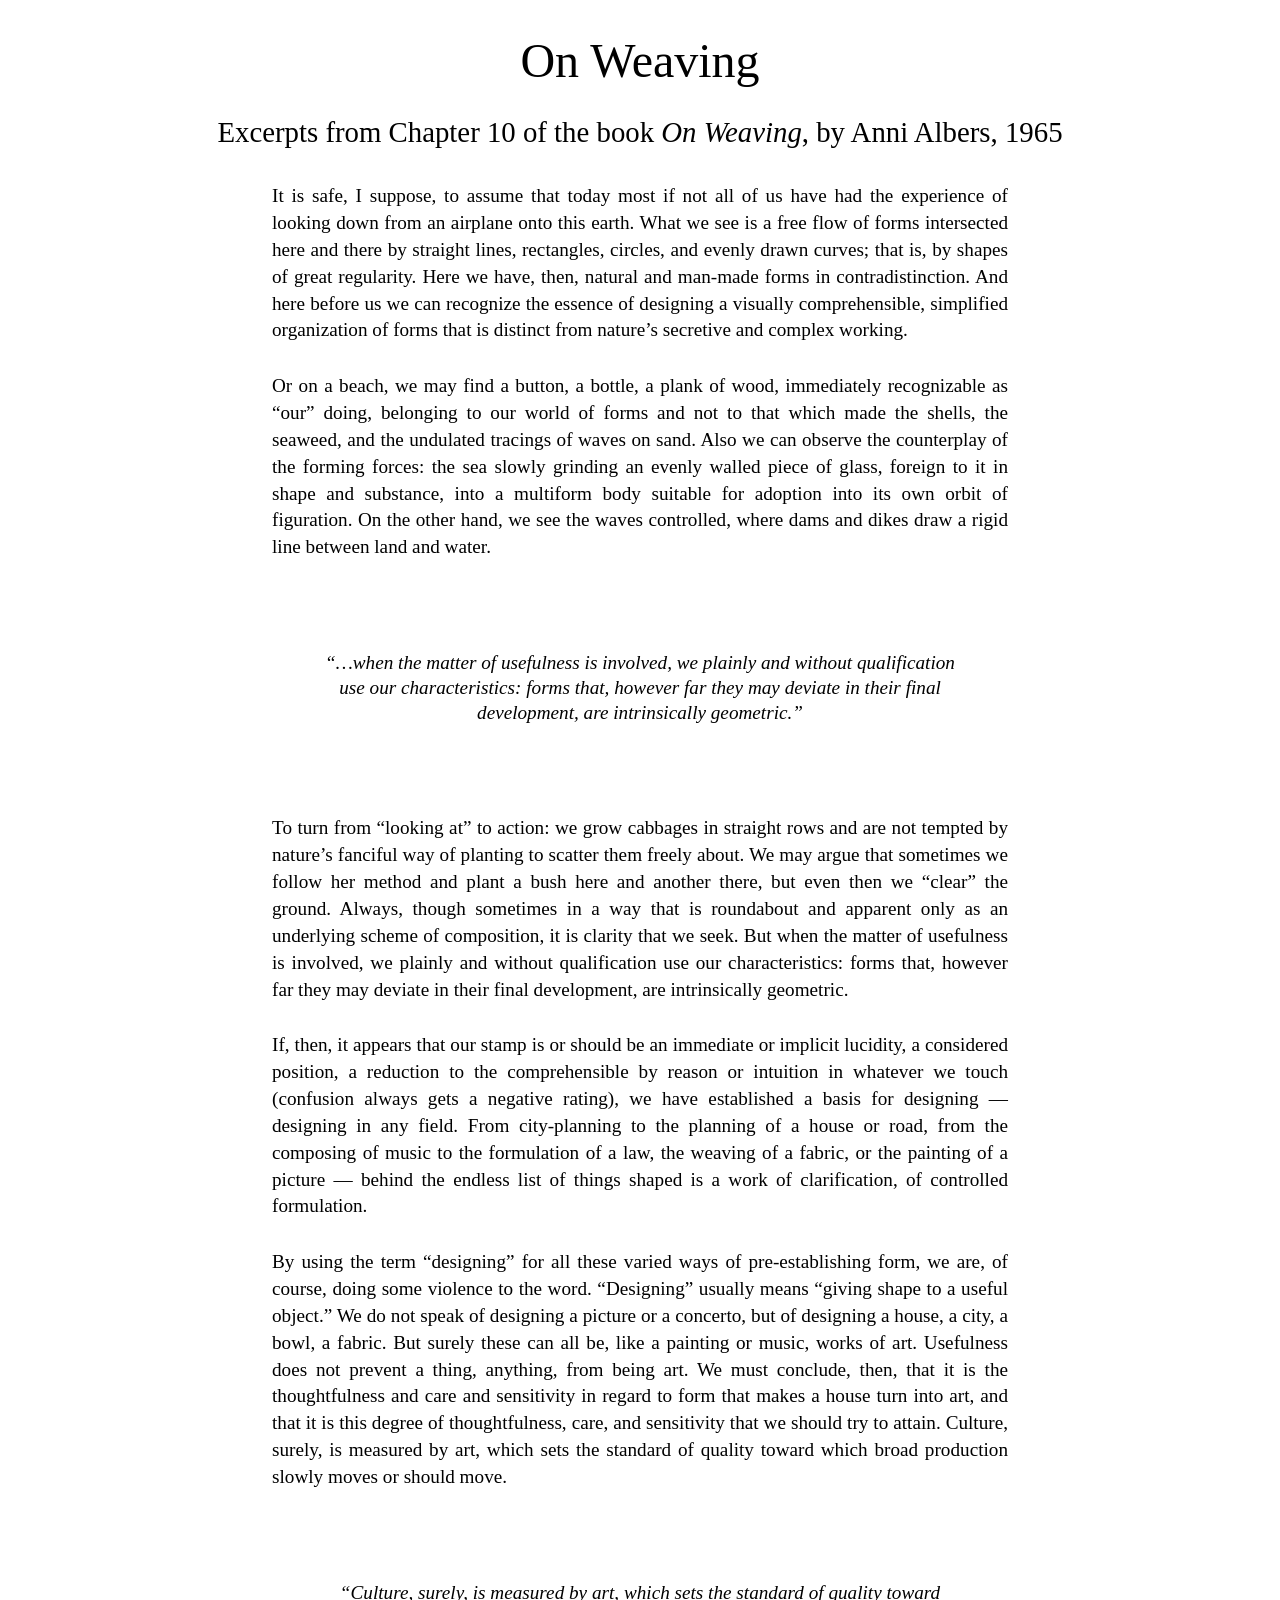
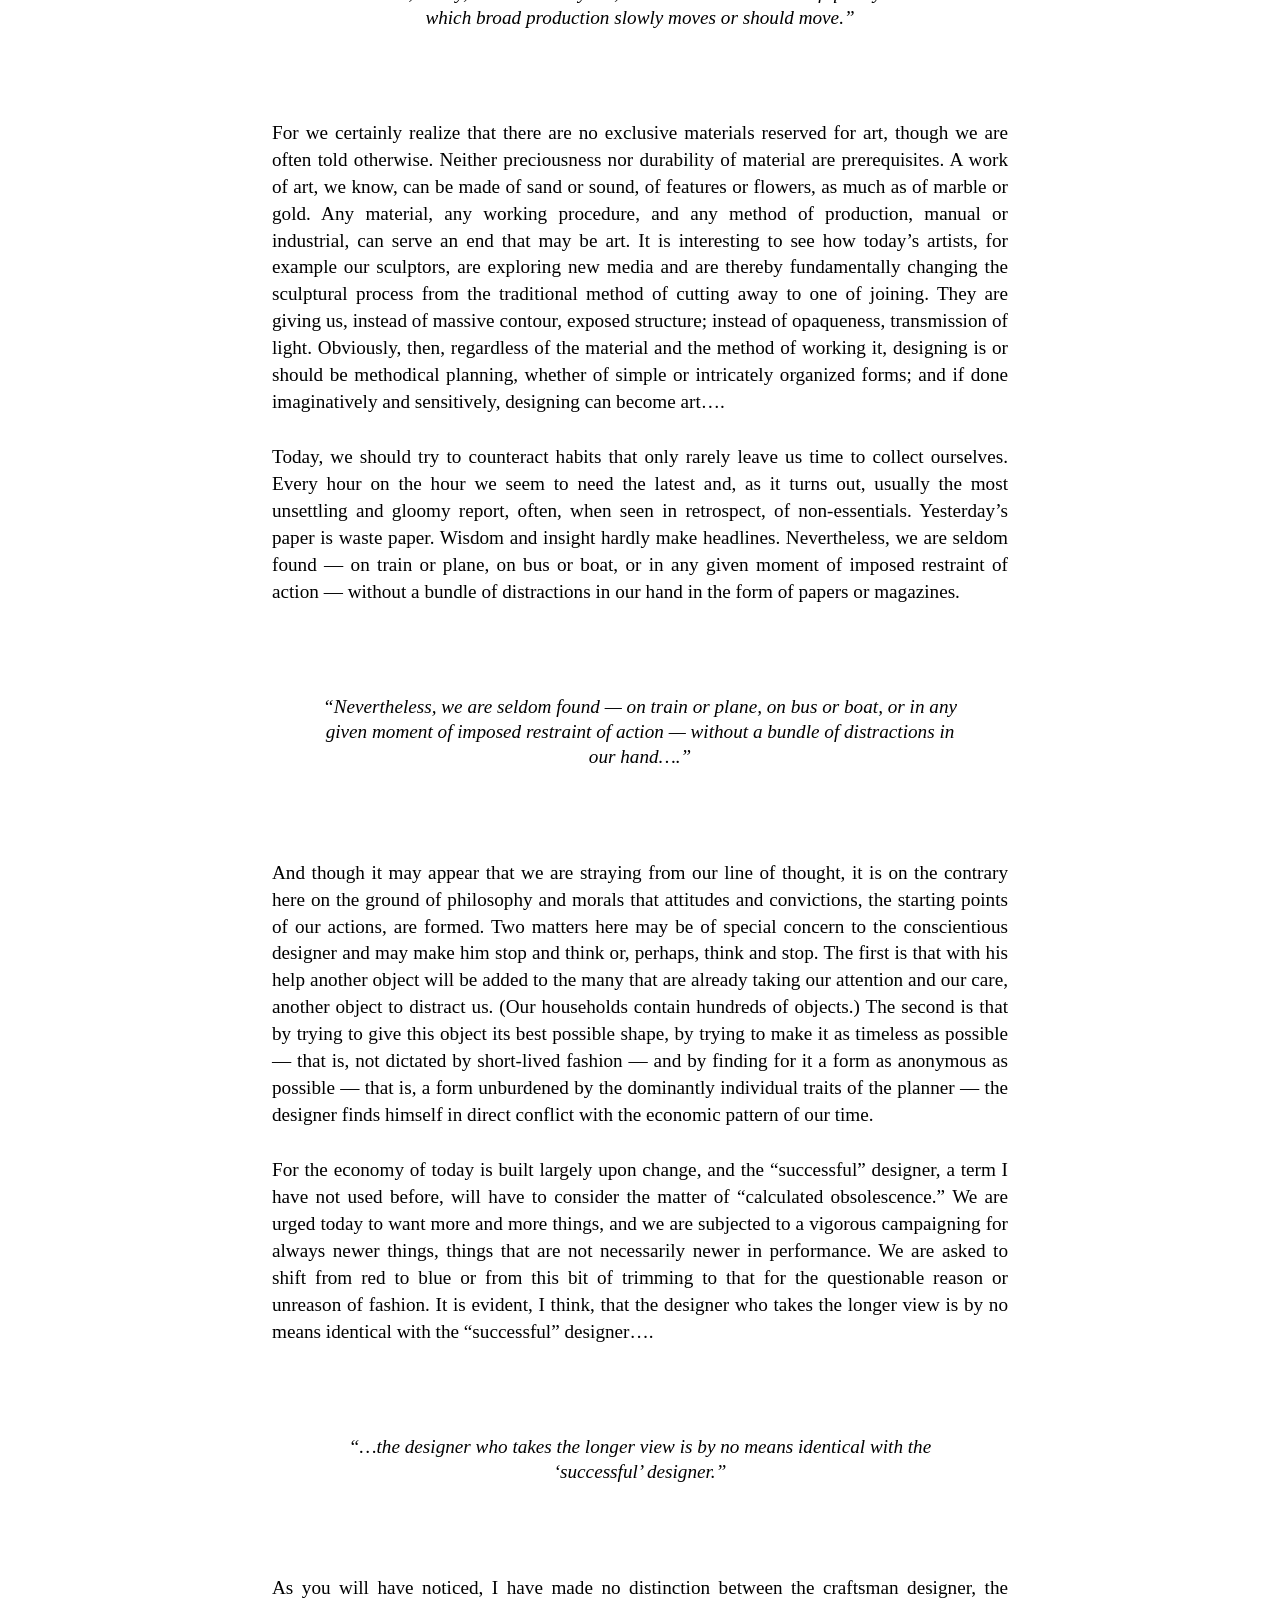
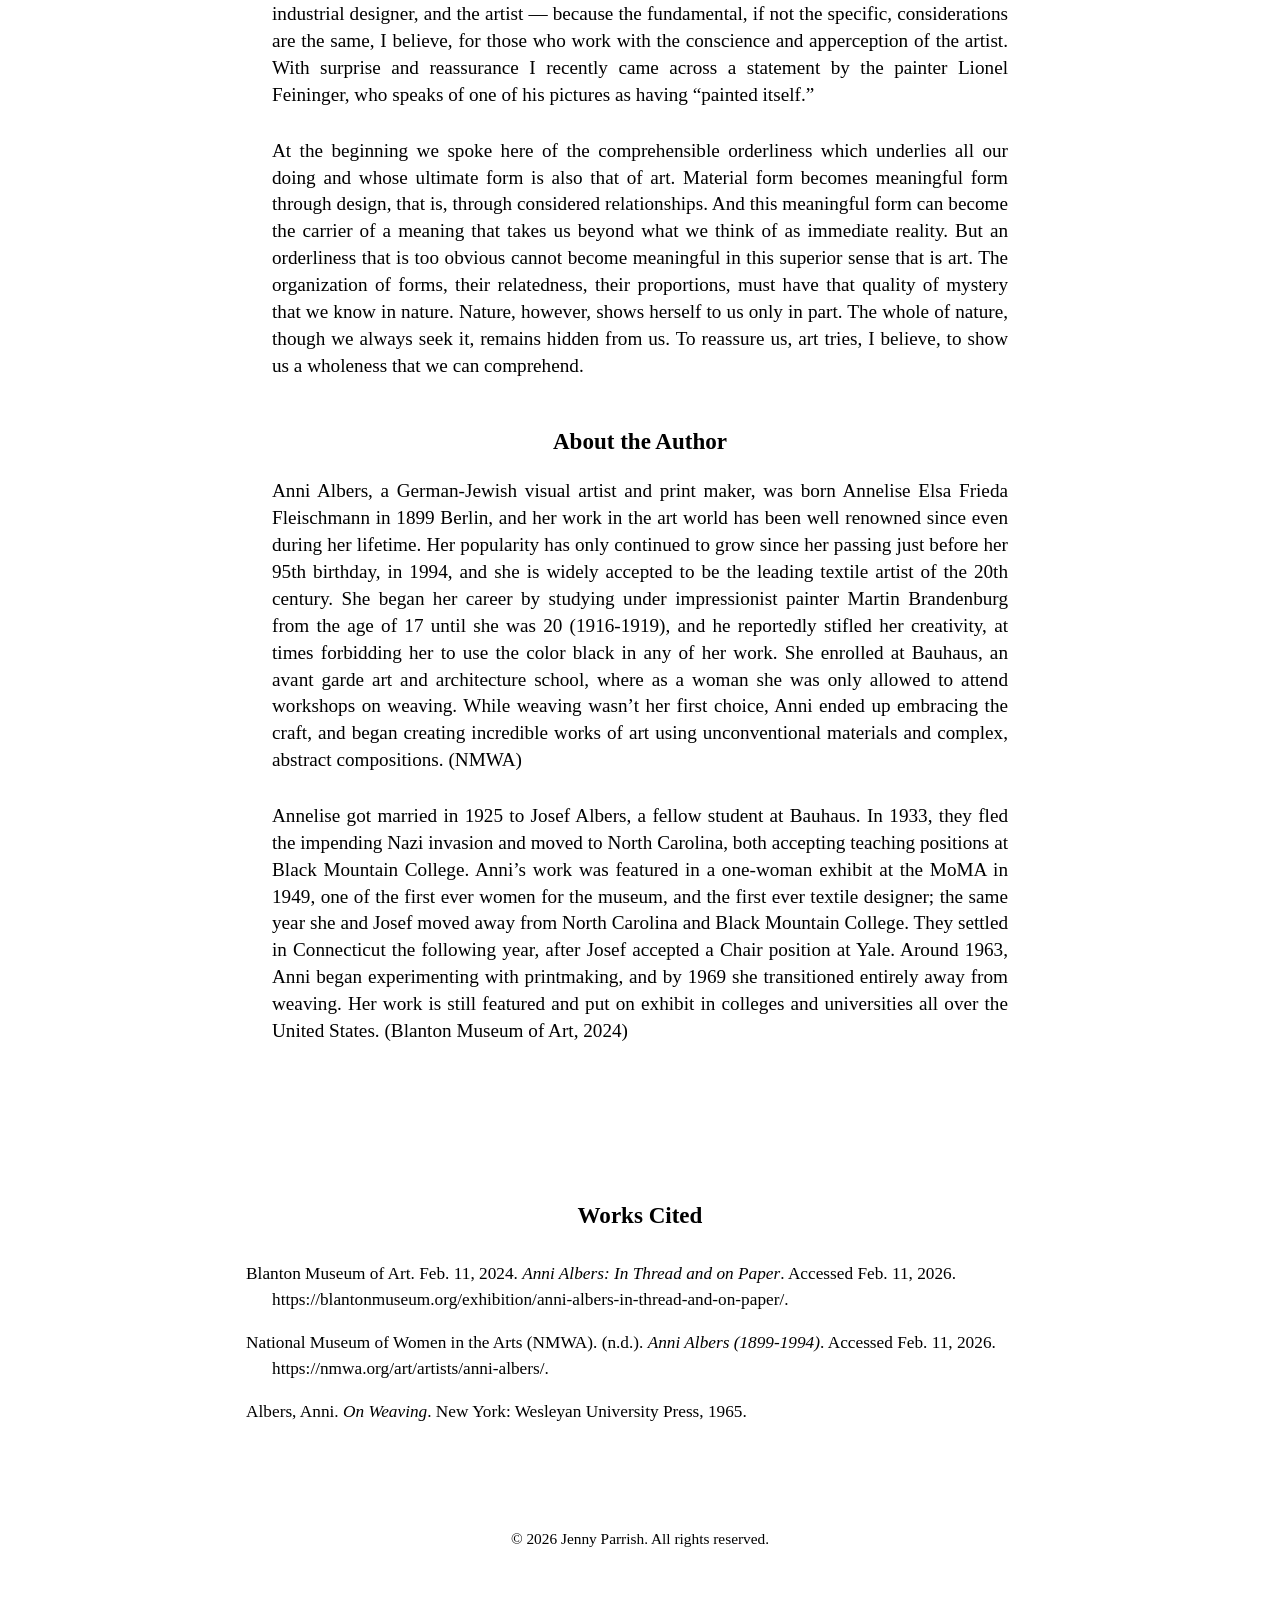
<file: anni-albers/index.html>
<!DOCTYPE html>
<html>

<head>

	<!-- meta tags and title -->
	<meta charset="UTF-8">
	<meta name="viewport" content="width=device-width, initial-scale=1.0">
	<title>TP3: Layout 1</title>

	<!-- external and internal CSS -->
	<link rel="stylesheet" href="styles.css" media="all">
	<style>

	</style>

</head>

<body>
	<header>
		<h1>On Weaving</h1>
		<h3>Excerpts from Chapter 10 of the book <em>On Weaving</em>, by Anni Albers, 1965</h3>
	</header>
	<main>
		<p>It is safe, I suppose, to assume that today most if not all of us have had the experience of looking down
			from an airplane onto this earth. What we see is a free flow of forms intersected here and there by straight
			lines, rectangles, circles, and evenly drawn curves; that is, by shapes of great regularity. Here we have,
			then, natural and man-made forms in contradistinction. And here before us we can recognize the essence of
			designing a visually comprehensible, simplified organization of forms that is distinct from nature’s
			secretive and complex working.</p>

		<p>Or on a beach, we may find a button, a bottle, a plank of wood, immediately recognizable as “our” doing,
			belonging to our world of forms and not to that which made the shells, the seaweed, and the undulated
			tracings of waves on sand. Also we can observe the counterplay of the forming forces: the sea slowly
			grinding an evenly walled piece of glass, foreign to it in shape and substance, into a multiform body
			suitable for adoption into its own orbit of figuration. On the other hand, we see the waves controlled,
			where dams and dikes draw a rigid line between land and water.</p>

		<blockquote>“…when the matter of usefulness is involved, we plainly and without qualification use our
			characteristics: forms that, however far they may deviate in their final development, are intrinsically
			geometric.”</blockquote>

		<p>To turn from “looking at” to action: we grow cabbages in straight rows and are not tempted by nature’s
			fanciful way of planting to scatter them freely about. We may argue that sometimes we follow her method and
			plant a bush here and another there, but even then we “clear” the ground. Always, though sometimes in a way
			that is roundabout and apparent only as an underlying scheme of composition, it is clarity that we seek. But
			when the matter of usefulness is involved, we plainly and without qualification use our characteristics:
			forms that, however far they may deviate in their final development, are intrinsically geometric.</p>

		<p>If, then, it appears that our stamp is or should be an immediate or implicit lucidity, a considered position,
			a reduction to the comprehensible by reason or intuition in whatever we touch (confusion always gets a
			negative rating), we have established a basis for designing — designing in any field. From city-planning to
			the planning of a house or road, from the composing of music to the formulation of a law, the weaving of a
			fabric, or the painting of a picture — behind the endless list of things shaped is a work of clarification,
			of controlled formulation.</p>

		<p>By using the term “designing” for all these varied ways of pre-establishing form, we are, of course, doing
			some violence to the word. “Designing” usually means “giving shape to a useful object.” We do not speak of
			designing a picture or a concerto, but of designing a house, a city, a bowl, a fabric. But surely these can
			all be, like a painting or music, works of art. Usefulness does not prevent a thing, anything, from being
			art. We must conclude, then, that it is the thoughtfulness and care and sensitivity in regard to form that
			makes a house turn into art, and that it is this degree of thoughtfulness, care, and sensitivity that we
			should try to attain. Culture, surely, is measured by art, which sets the standard of quality toward which
			broad production slowly moves or should move.</p>

		<blockquote>“Culture, surely, is measured by art, which sets the standard of quality
			toward which broad production slowly moves or should move.”</blockquote>

		<p>For we certainly realize that there are no exclusive materials reserved for art, though we are often told
			otherwise. Neither preciousness nor durability of material are prerequisites. A work of art, we know, can be
			made of sand or sound, of features or flowers, as much as of marble or gold. Any material, any working
			procedure, and any method of production, manual or industrial, can serve an end that may be art. It is
			interesting to see how today’s artists, for example our sculptors, are exploring new media and are thereby
			fundamentally changing the sculptural process from the traditional method of cutting away to one of joining.
			They are giving us, instead of massive contour, exposed structure; instead of opaqueness, transmission of
			light. Obviously, then, regardless of the material and the method of working it, designing is or should be
			methodical planning, whether of simple or intricately organized forms; and if done imaginatively and
			sensitively, designing can become art….</p>

		<p>Today, we should try to counteract habits that only rarely leave us time to collect ourselves. Every hour on
			the hour we seem to need the latest and, as it turns out, usually the most unsettling and gloomy report,
			often, when seen in retrospect, of non-essentials. Yesterday’s paper is waste paper. Wisdom and insight
			hardly make headlines. Nevertheless, we are seldom found — on train or plane, on bus or boat, or in any
			given moment of imposed restraint of action — without a bundle of distractions in our hand in the form of
			papers or magazines.</p>

		<blockquote>“Nevertheless, we are seldom found — on train or plane, on bus or boat, or in
			any given moment of imposed restraint of action — without a bundle of distractions in our hand….”
		</blockquote>

		<p>And though it may appear that we are straying from our line of thought, it is on the contrary here on the
			ground of philosophy and morals that attitudes and convictions, the starting points of our actions, are
			formed. Two matters here may be of special concern to the conscientious designer and may make him stop and
			think or, perhaps, think and stop. The first is that with his help another object will be added to the many
			that are already taking our attention and our care, another object to distract us. (Our households contain
			hundreds of objects.) The second is that by trying to give this object its best possible shape, by trying to
			make it as timeless as possible — that is, not dictated by short-lived fashion — and by finding for it a
			form as anonymous as possible — that is, a form unburdened by the dominantly individual traits of the
			planner — the designer finds himself in direct conflict with the economic pattern of our time.</p>

		<p>For the economy of today is built largely upon change, and the “successful” designer, a term I have not used
			before, will have to consider the matter of “calculated obsolescence.” We are urged today to want more and
			more things, and we are subjected to a vigorous campaigning for always newer things, things that are not
			necessarily newer in performance. We are asked to shift from red to blue or from this bit of trimming to
			that for the questionable reason or unreason of fashion. It is evident, I think, that the designer who takes
			the longer view is by no means identical with the “successful” designer….</p>

		<blockquote>“…the designer who takes the longer view is by no means identical with the ‘successful’ designer.”
		</blockquote>

		<p>As you will have noticed, I have made no distinction between the craftsman designer, the industrial designer,
			and the artist — because the fundamental, if not the specific, considerations are the same, I believe, for
			those who work with the conscience and apperception of the artist. With surprise and reassurance I recently
			came across a statement by the painter Lionel Feininger, who speaks of one of his pictures as having
			“painted itself.”</p>

		<p>At the beginning we spoke here of the comprehensible orderliness which underlies all our doing and whose
			ultimate form is also that of art. Material form becomes meaningful form through design, that is, through
			considered relationships. And this meaningful form can become the carrier of a meaning that takes us beyond
			what we think of as immediate reality. But an orderliness that is too obvious cannot become meaningful in
			this superior sense that is art. The organization of forms, their relatedness, their proportions, must have
			that quality of mystery that we know in nature. Nature, however, shows herself to us only in part. The whole
			of nature, though we always seek it, remains hidden from us. To reassure us, art tries, I believe, to show
			us a wholeness that we can comprehend.</p>



		<h4>About the Author</h4>

		<p id="bio">Anni Albers, a German-Jewish visual artist and print maker, was born Annelise Elsa Frieda
			Fleischmann in 1899 Berlin, and her work in the art world has been well renowned since even during her
			lifetime. Her popularity has only continued to grow since her passing just before her 95th birthday, in
			1994, and she is widely accepted to be the leading textile artist of the 20th century. She began her career
			by studying under impressionist painter Martin Brandenburg from the age of 17 until she was 20 (1916-1919),
			and he reportedly stifled her creativity, at times forbidding her to use the color black in any of her work.
			She enrolled at Bauhaus, an avant garde art and architecture school, where as a woman she was only allowed
			to attend workshops on weaving. While weaving wasn’t her first choice, Anni ended up embracing the craft,
			and began creating incredible works of art using unconventional materials and complex, abstract
			compositions. (NMWA)</p>

		<p id="bio">Annelise got married in 1925 to Josef Albers, a fellow student at Bauhaus. In 1933, they fled	the impending Nazi invasion and moved to North Carolina, both accepting teaching positions at Black Mountain
			College. Anni’s work was featured in a one-woman exhibit at the MoMA in 1949, one of the first ever women
			for the museum, and the first ever textile designer; the same year she and Josef moved away from North
			Carolina and Black Mountain College. They settled in Connecticut the following year, after Josef accepted a
			Chair position at Yale. Around 1963, Anni began experimenting with printmaking, and by 1969 she transitioned
			entirely away from weaving. Her work is still featured and put on exhibit in colleges and universities all
			over the United States. (Blanton Museum of Art, 2024)</p>

		<section id="works-cited">
			<h4>Works Cited</h4>
			<ul class="bibliography">
				<li id="source1">
					Blanton Museum of Art. Feb. 11, 2024. <em>Anni Albers: In Thread and on Paper</em>. Accessed Feb.
					11, 2026. https://blantonmuseum.org/exhibition/anni-albers-in-thread-and-on-paper/.
				</li>

				<li id="source2">
					National Museum of Women in the Arts (NMWA). (n.d.). <em>Anni Albers (1899-1994)</em>. Accessed Feb.
					11, 2026. https://nmwa.org/art/artists/anni-albers/.
				</li>

				<li id="source3">
					Albers, Anni. <em>On Weaving</em>. New York: Wesleyan University Press, 1965.
				</li>
			</ul>
		</section>

	</main>
	<footer>
		<p>&copy; 2026 Jenny Parrish. All rights reserved.</p>
	</footer>
</body>

</html>
</file>
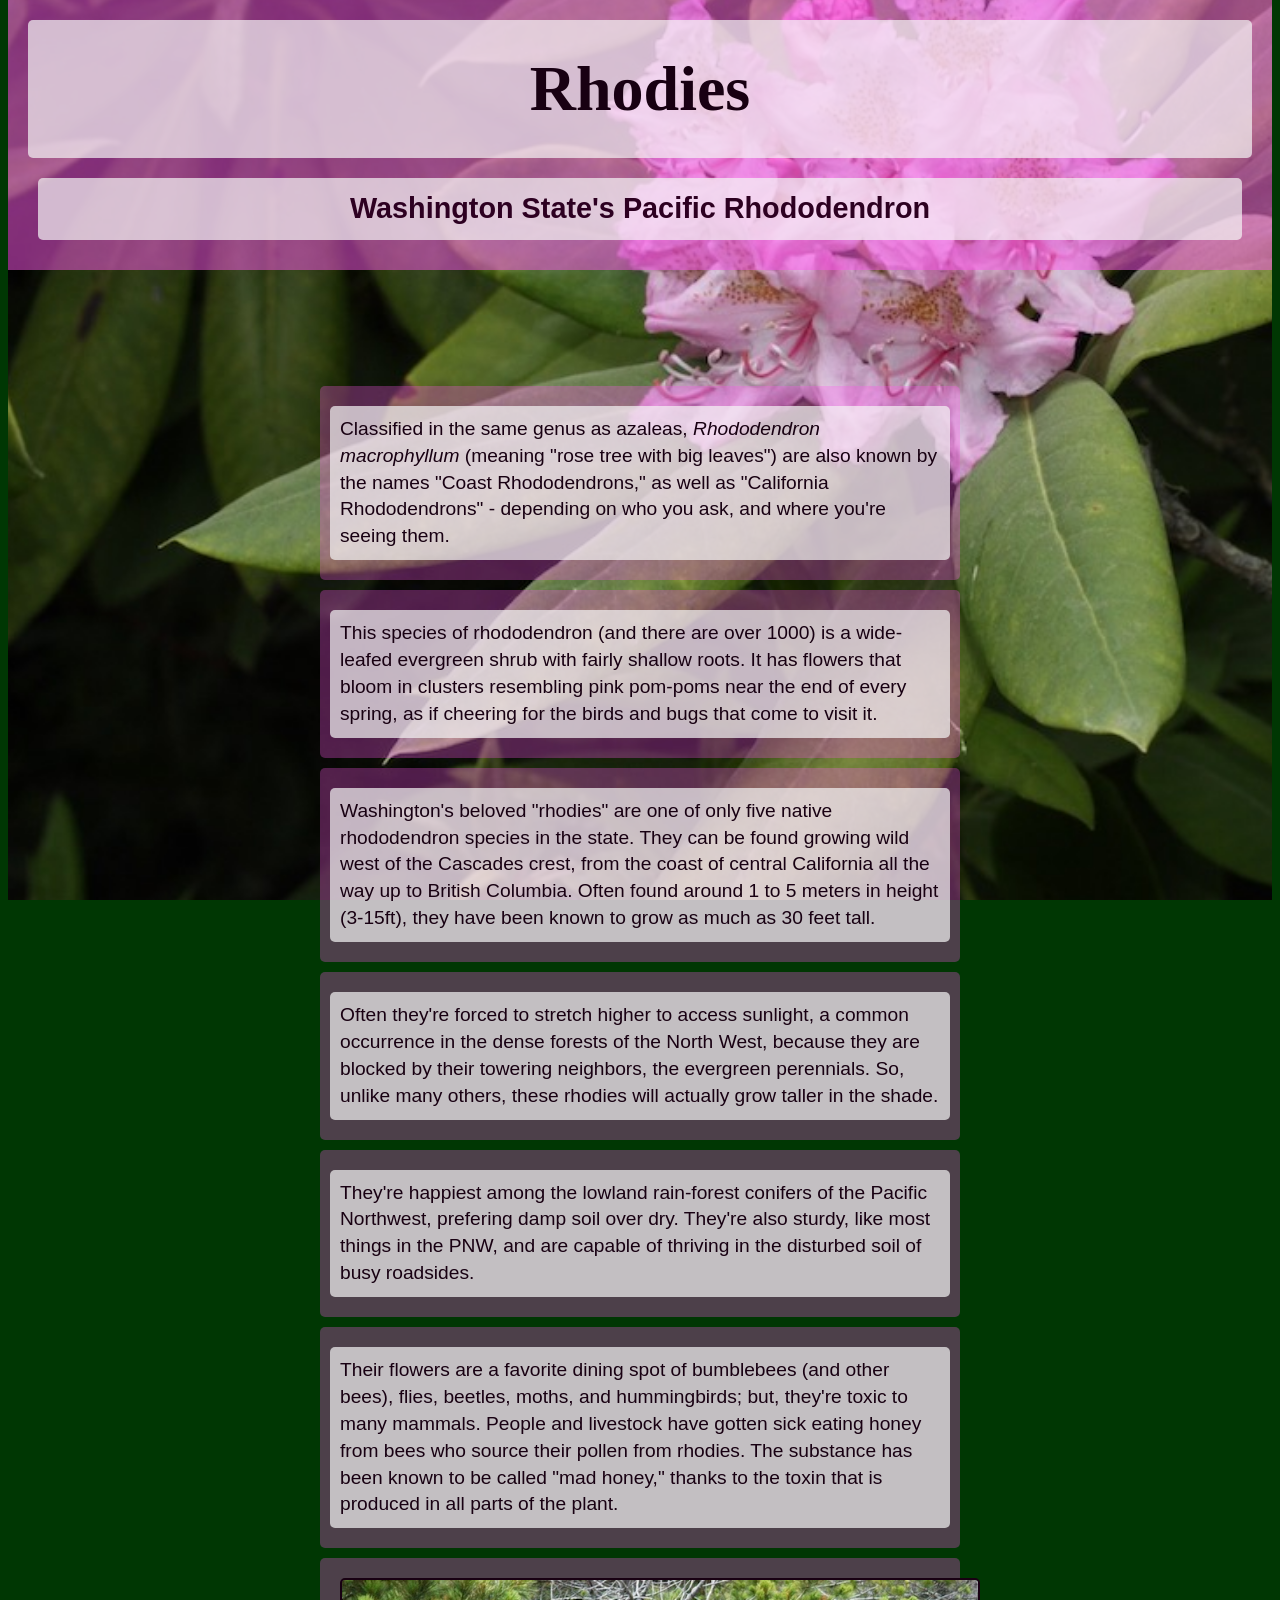
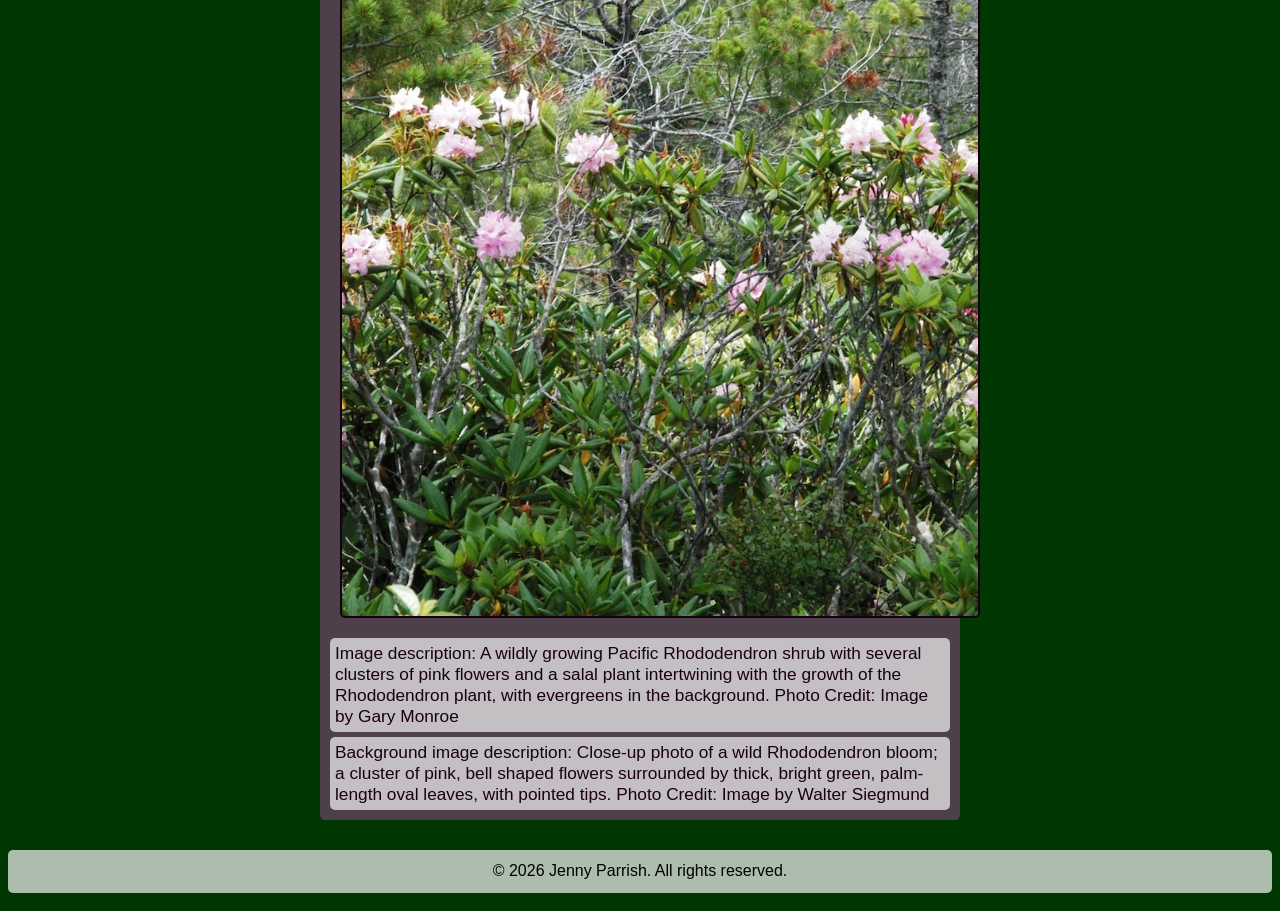
<file: rhododendron/index.html>
<!DOCTYPE html>
<html>

<head>

    <!-- meta tags and title -->
    <meta charset="UTF-8">
    <meta name="viewport" content="width=device-width, initial-scale=1.0">
    <title>TP4: Pacific Rhododendron</title>

    <!-- external CSS -->
    <link rel="stylesheet" href="styles.css" media="all">

</head>

<body>
    <div id="flowerbkgd">
    <header>
        <h1 id="banner">Rhodies</h1>
        <h2>Washington State's Pacific Rhododendron</h2>
    </header>
    <main>
       <section class="sec-right">
            <p>Classified in the same genus as azaleas, <em>Rhododendron macrophyllum</em> (meaning "rose tree with big
                leaves") are also known by the names "Coast Rhododendrons," as well as "California Rhododendrons" - depending on who
                you ask, and where you're seeing them.</p>
        </section>

        <section class="sec-right">
            <p>This species of rhododendron (and there are over 1000) is a wide-leafed evergreen shrub with fairly
                shallow roots. It has flowers that bloom in clusters resembling pink pom-poms near the end of every
                spring, as if cheering for the birds and bugs that come to visit it.</p>
        </section>

        <section class="sec-right">
            <p>Washington's beloved "rhodies" are one of only five native rhododendron species in the state. They can be
                found growing wild west of the Cascades crest, from the coast of central California all the way up to
                British Columbia. Often found around 1 to 5 meters in height (3-15ft), they have been known to grow as
                much as 30 feet tall.</p>
        </section>

        <section class="sec-right">
            <p>Often they're forced to stretch higher to access sunlight, a common occurrence in the dense forests of the North West, because they are  blocked by their towering neighbors, the
                evergreen perennials. So, unlike many others, these rhodies will actually grow taller in the shade.</p>
        </section>

        <section class="sec-right">
            <p>They're happiest among the lowland rain-forest conifers of the Pacific Northwest, prefering damp soil
                over dry. They're also sturdy, like most things in the PNW, and are capable of thriving in the disturbed soil of busy
                roadsides.</p>
        </section>

        <section class="sec-right">
            <p>Their flowers are a favorite dining spot of bumblebees (and other bees), flies, beetles, moths, and
                hummingbirds; but, they're toxic to many mammals. People and livestock have gotten sick eating honey
                from bees who source their pollen from rhodies. The substance has been known to be called "mad honey," thanks to
                the toxin that is produced in all parts of the plant.</p>
        </section>

        <section class="sec-left">
            <figure>
                <img id="last-img" src="/rhododendron/rhodo3.jpg" alt="Pacific Rhododendron Shrub" >
                <figcaption>Image description: A wildly growing Pacific Rhododendron shrub with several clusters of pink
                    flowers and a salal plant intertwining with the growth of the Rhododendron plant, with evergreens in
                    the background. Photo Credit: Image by Gary Monroe</figcaption>
                <figcaption>Background image description: Close-up photo of a wild Rhododendron bloom; a cluster of pink, bell shaped flowers surrounded by thick, bright green, palm-length oval leaves, with pointed tips. Photo Credit: Image by Walter Siegmund</figcaption>
            </figure>
        </section>
    </main>
    </div>
    <footer>
        <p>&copy; 2026 Jenny Parrish. All rights reserved.</p>
    </footer>
</body>

</html>
</file>
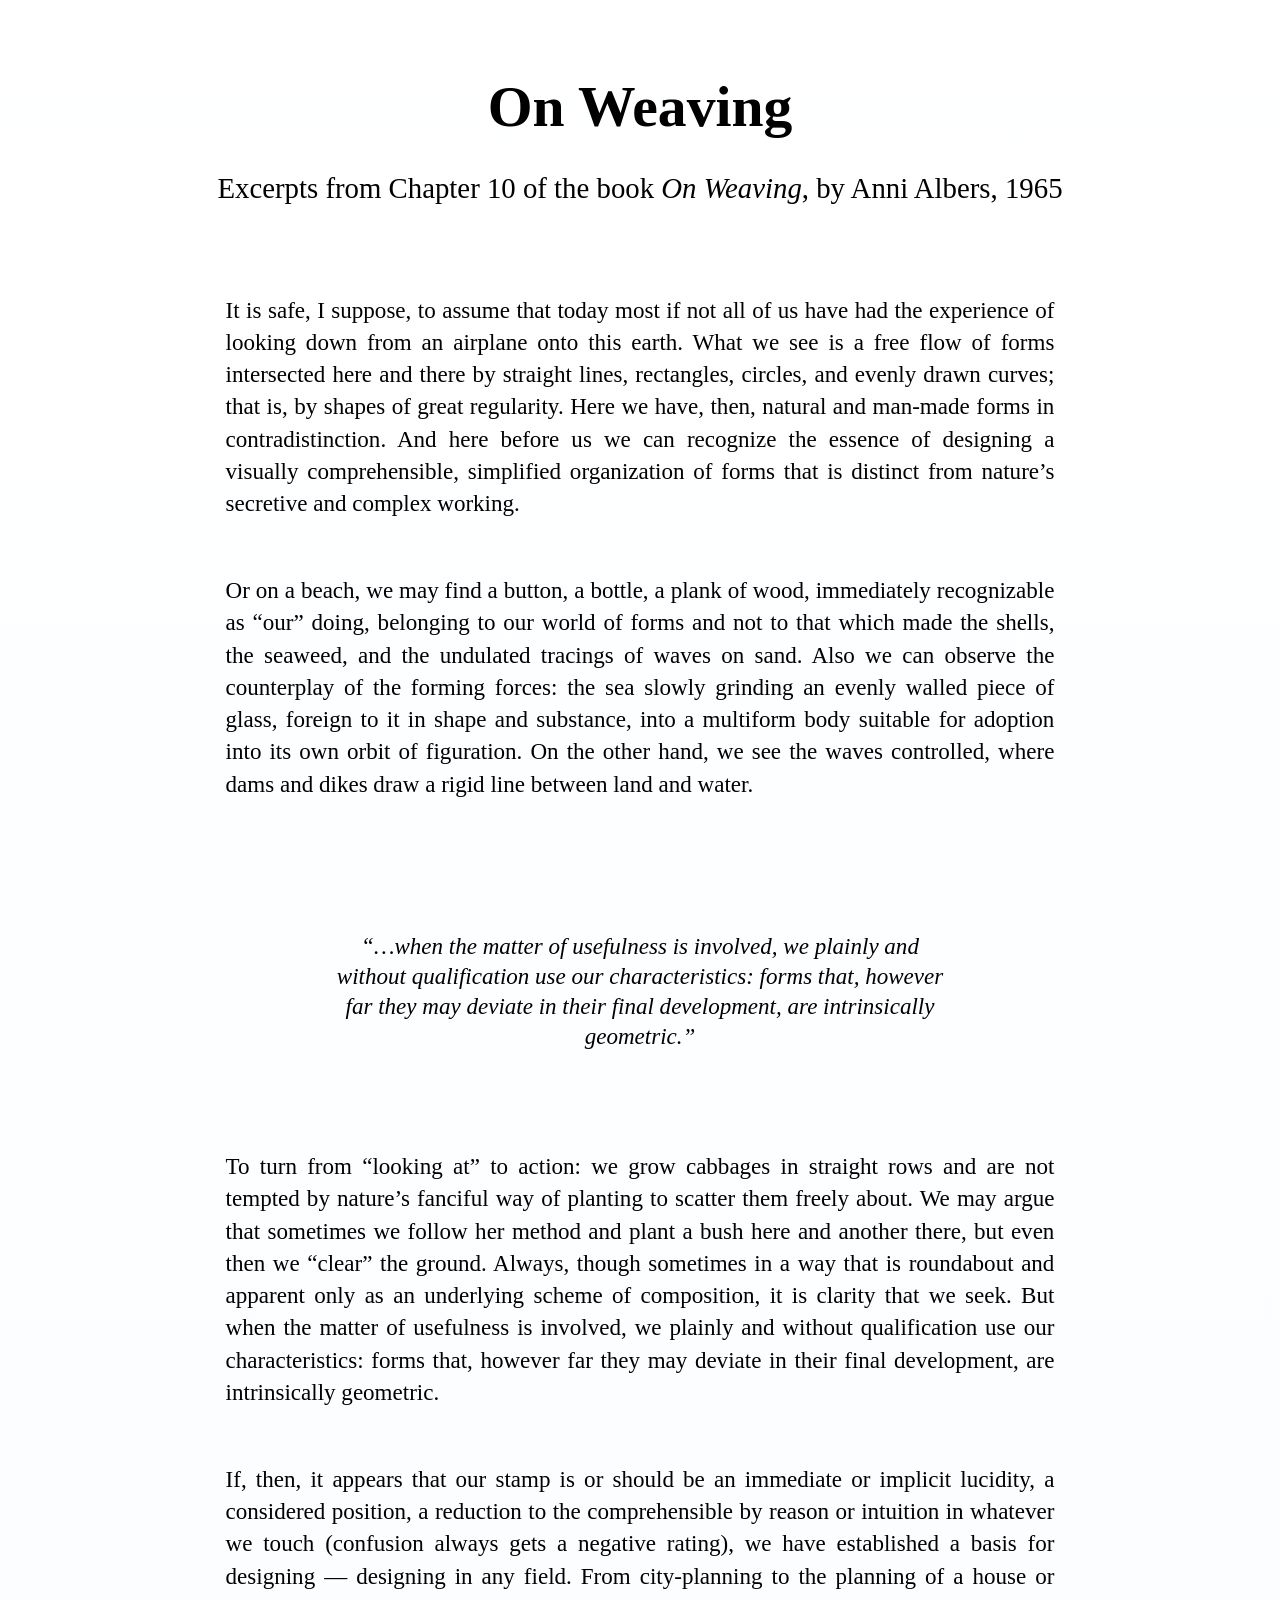
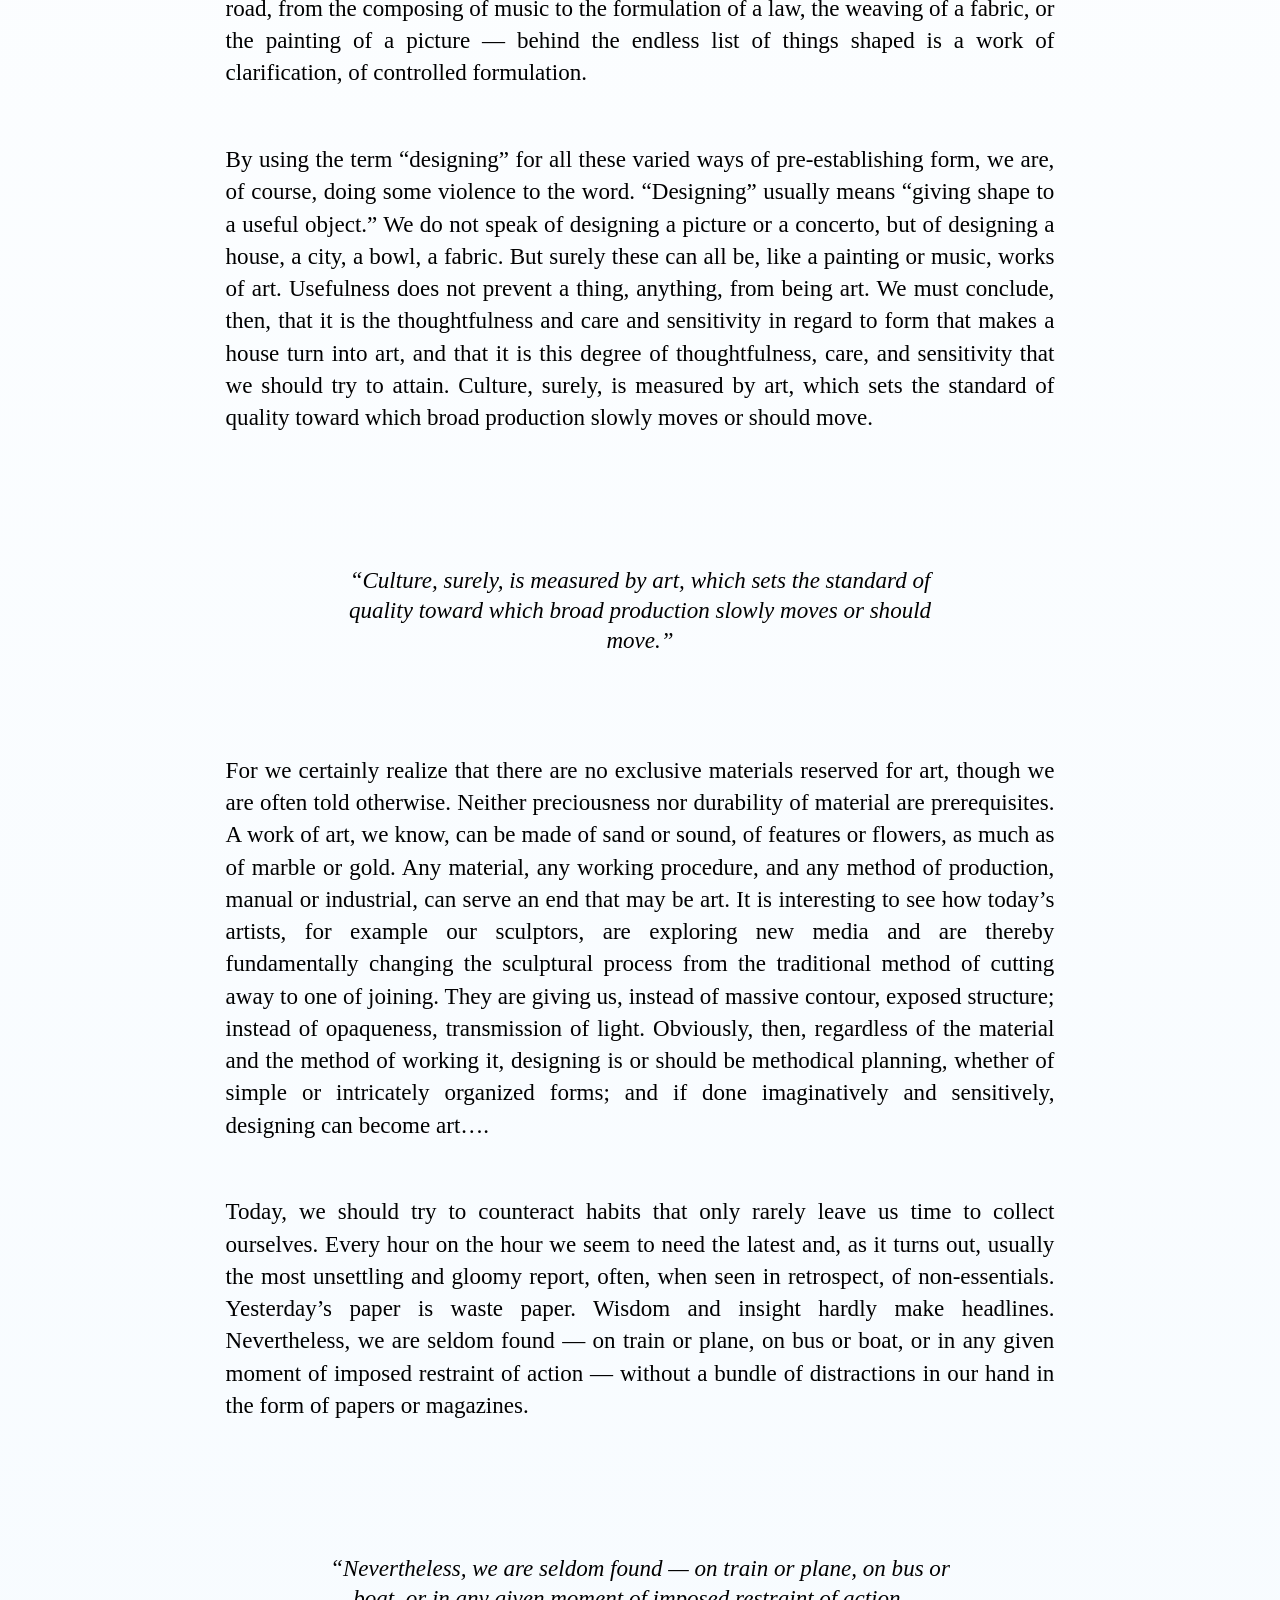
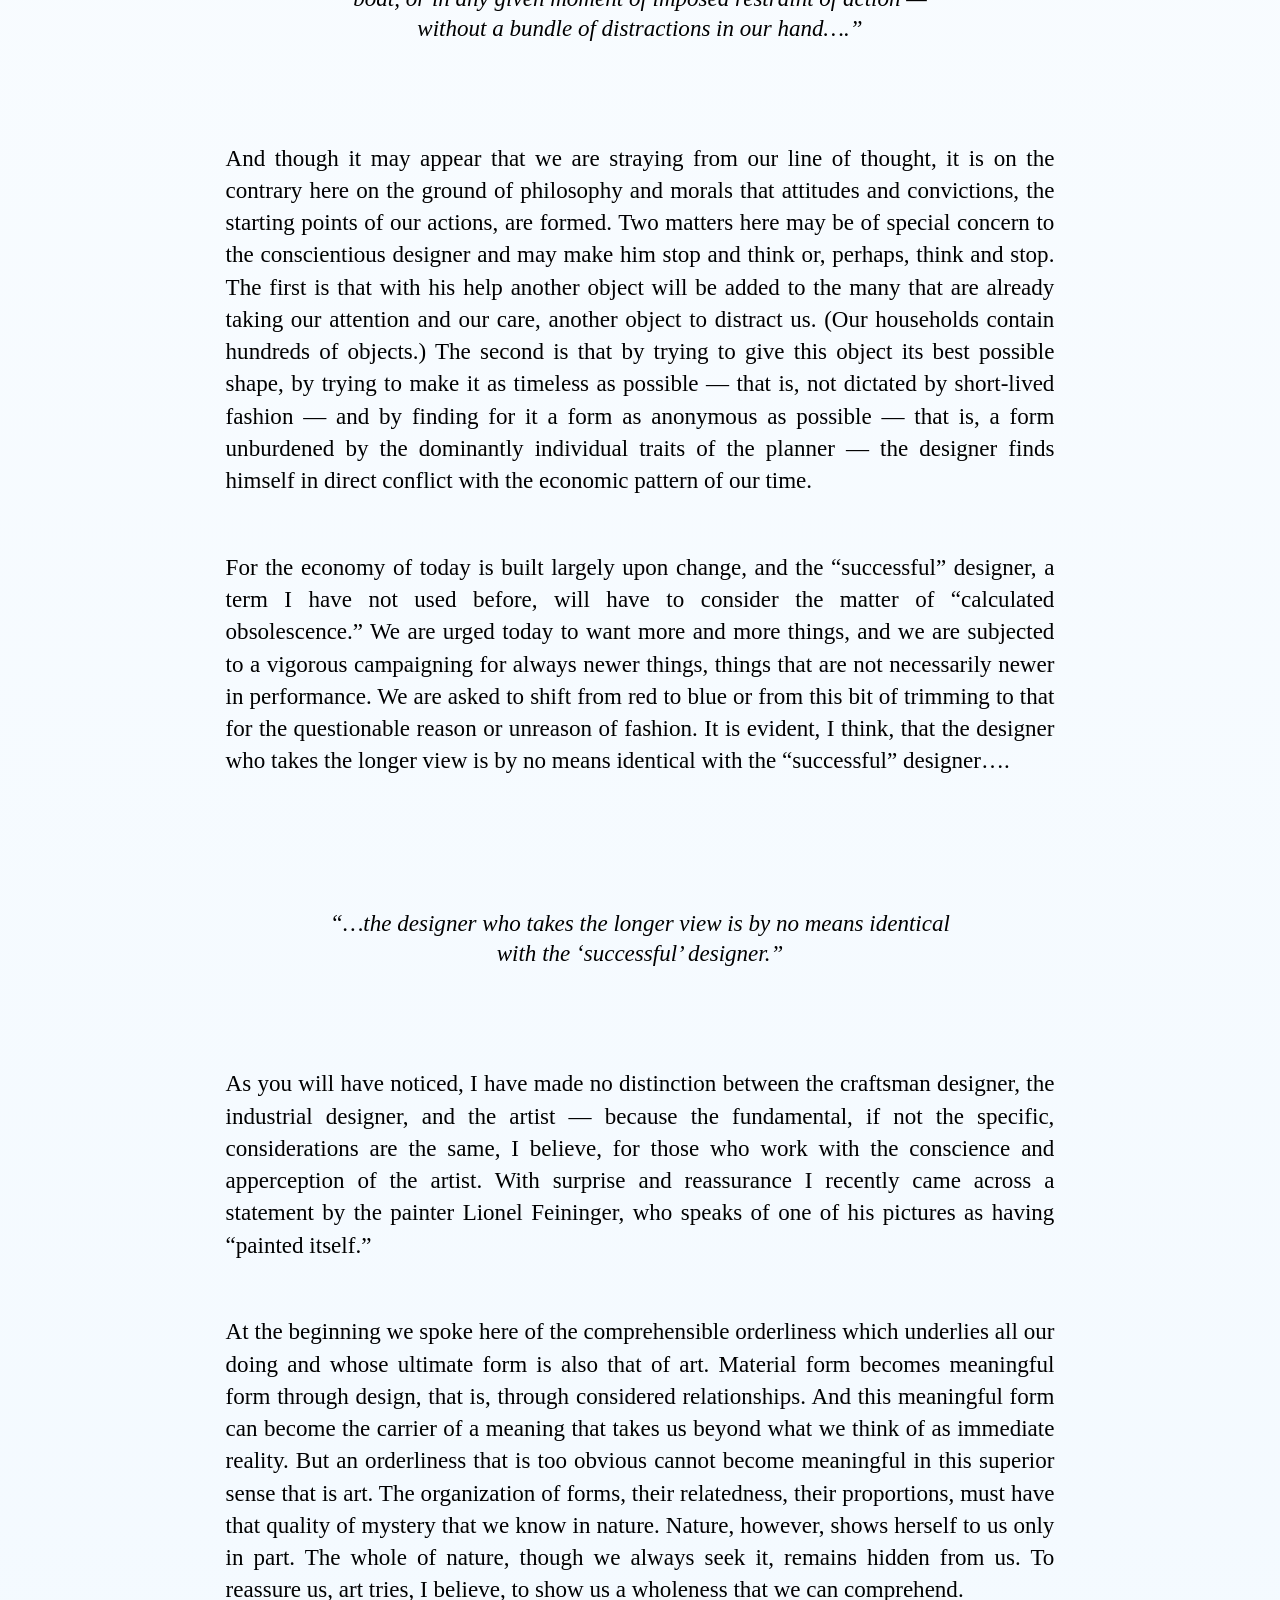
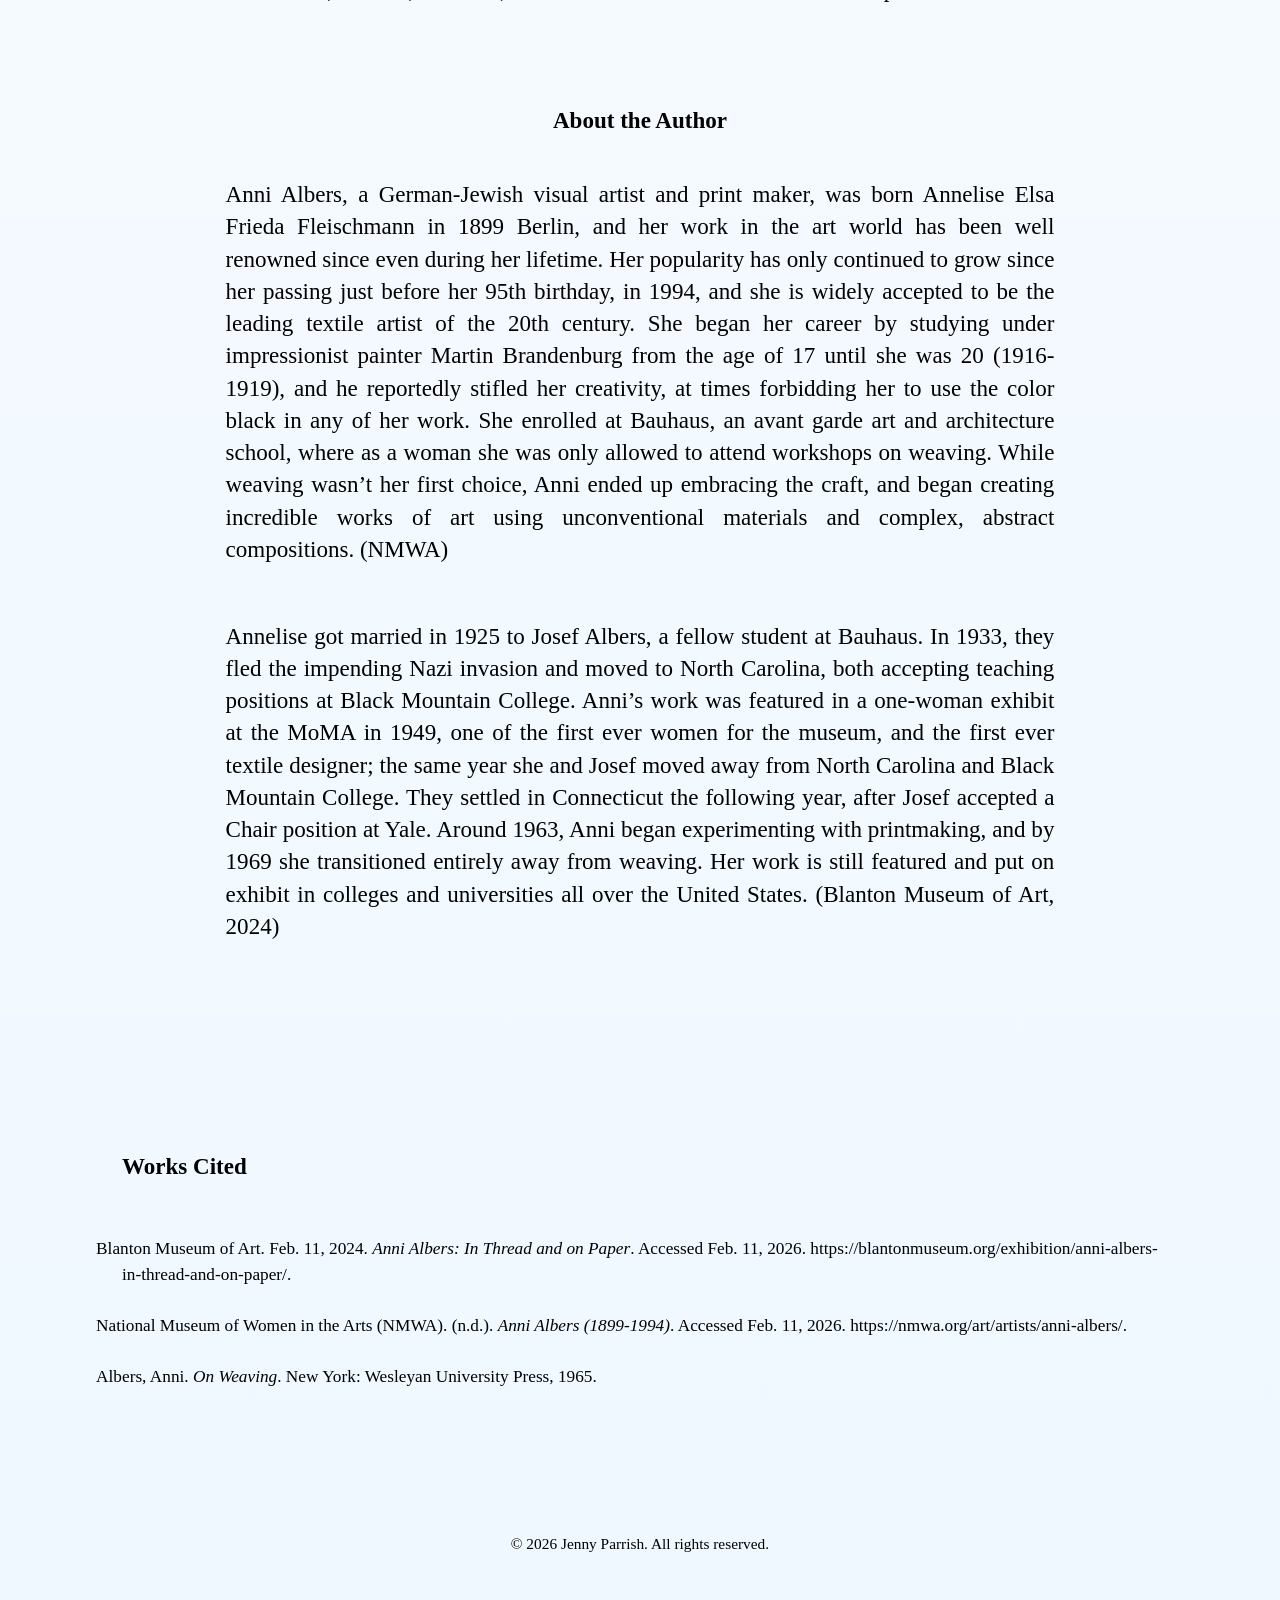
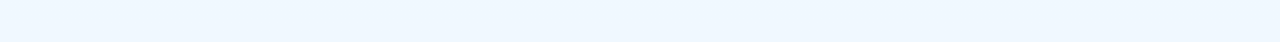
<file: anni-albers/index2.html>
<!DOCTYPE html>
<html>

<head>

	<!-- meta tags and title -->
	<meta charset="UTF-8">
	<meta name="viewport" content="width=device-width, initial-scale=1.0">
	<title>TP3: Layout 2</title>

	<!-- external and internal CSS -->
	<link rel="stylesheet" href="styles.css" media="all">
	<style>

	</style>

</head>

<body id="secondLayout">
	<header>
		<h1>On Weaving</h1>
		<h3>Excerpts from Chapter 10 of the book <em>On Weaving</em>, by Anni Albers, 1965</h3>
	</header>
	<main>
		<p>It is safe, I suppose, to assume that today most if not all of us have had the experience of looking down
			from an airplane onto this earth. What we see is a free flow of forms intersected here and there by straight
			lines, rectangles, circles, and evenly drawn curves; that is, by shapes of great regularity. Here we have,
			then, natural and man-made forms in contradistinction. And here before us we can recognize the essence of
			designing a visually comprehensible, simplified organization of forms that is distinct from nature’s
			secretive and complex working.</p>

		<p>Or on a beach, we may find a button, a bottle, a plank of wood, immediately recognizable as “our” doing,
			belonging to our world of forms and not to that which made the shells, the seaweed, and the undulated
			tracings of waves on sand. Also we can observe the counterplay of the forming forces: the sea slowly
			grinding an evenly walled piece of glass, foreign to it in shape and substance, into a multiform body
			suitable for adoption into its own orbit of figuration. On the other hand, we see the waves controlled,
			where dams and dikes draw a rigid line between land and water.</p>

		<blockquote>“…when the matter of usefulness is involved, we plainly and without qualification use our
			characteristics: forms that, however far they may deviate in their final development, are intrinsically
			geometric.”</blockquote>

		<p>To turn from “looking at” to action: we grow cabbages in straight rows and are not tempted by nature’s
			fanciful way of planting to scatter them freely about. We may argue that sometimes we follow her method and
			plant a bush here and another there, but even then we “clear” the ground. Always, though sometimes in a way
			that is roundabout and apparent only as an underlying scheme of composition, it is clarity that we seek. But
			when the matter of usefulness is involved, we plainly and without qualification use our characteristics:
			forms that, however far they may deviate in their final development, are intrinsically geometric.</p>

		<p>If, then, it appears that our stamp is or should be an immediate or implicit lucidity, a considered position,
			a reduction to the comprehensible by reason or intuition in whatever we touch (confusion always gets a
			negative rating), we have established a basis for designing — designing in any field. From city-planning to
			the planning of a house or road, from the composing of music to the formulation of a law, the weaving of a
			fabric, or the painting of a picture — behind the endless list of things shaped is a work of clarification,
			of controlled formulation.</p>

		<p>By using the term “designing” for all these varied ways of pre-establishing form, we are, of course, doing
			some violence to the word. “Designing” usually means “giving shape to a useful object.” We do not speak of
			designing a picture or a concerto, but of designing a house, a city, a bowl, a fabric. But surely these can
			all be, like a painting or music, works of art. Usefulness does not prevent a thing, anything, from being
			art. We must conclude, then, that it is the thoughtfulness and care and sensitivity in regard to form that
			makes a house turn into art, and that it is this degree of thoughtfulness, care, and sensitivity that we
			should try to attain. Culture, surely, is measured by art, which sets the standard of quality toward which
			broad production slowly moves or should move.</p>

		<blockquote>“Culture, surely, is measured by art, which sets the standard of quality
			toward which broad production slowly moves or should move.”</blockquote>

		<p>For we certainly realize that there are no exclusive materials reserved for art, though we are often told
			otherwise. Neither preciousness nor durability of material are prerequisites. A work of art, we know, can be
			made of sand or sound, of features or flowers, as much as of marble or gold. Any material, any working
			procedure, and any method of production, manual or industrial, can serve an end that may be art. It is
			interesting to see how today’s artists, for example our sculptors, are exploring new media and are thereby
			fundamentally changing the sculptural process from the traditional method of cutting away to one of joining.
			They are giving us, instead of massive contour, exposed structure; instead of opaqueness, transmission of
			light. Obviously, then, regardless of the material and the method of working it, designing is or should be
			methodical planning, whether of simple or intricately organized forms; and if done imaginatively and
			sensitively, designing can become art….</p>

		<p>Today, we should try to counteract habits that only rarely leave us time to collect ourselves. Every hour on
			the hour we seem to need the latest and, as it turns out, usually the most unsettling and gloomy report,
			often, when seen in retrospect, of non-essentials. Yesterday’s paper is waste paper. Wisdom and insight
			hardly make headlines. Nevertheless, we are seldom found — on train or plane, on bus or boat, or in any
			given moment of imposed restraint of action — without a bundle of distractions in our hand in the form of
			papers or magazines.</p>

		<blockquote>“Nevertheless, we are seldom found — on train or plane, on bus or boat, or in
			any given moment of imposed restraint of action — without a bundle of distractions in our hand….”
		</blockquote>

		<p>And though it may appear that we are straying from our line of thought, it is on the contrary here on the
			ground of philosophy and morals that attitudes and convictions, the starting points of our actions, are
			formed. Two matters here may be of special concern to the conscientious designer and may make him stop and
			think or, perhaps, think and stop. The first is that with his help another object will be added to the many
			that are already taking our attention and our care, another object to distract us. (Our households contain
			hundreds of objects.) The second is that by trying to give this object its best possible shape, by trying to
			make it as timeless as possible — that is, not dictated by short-lived fashion — and by finding for it a
			form as anonymous as possible — that is, a form unburdened by the dominantly individual traits of the
			planner — the designer finds himself in direct conflict with the economic pattern of our time.</p>

		<p>For the economy of today is built largely upon change, and the “successful” designer, a term I have not used
			before, will have to consider the matter of “calculated obsolescence.” We are urged today to want more and
			more things, and we are subjected to a vigorous campaigning for always newer things, things that are not
			necessarily newer in performance. We are asked to shift from red to blue or from this bit of trimming to
			that for the questionable reason or unreason of fashion. It is evident, I think, that the designer who takes
			the longer view is by no means identical with the “successful” designer….</p>

		<blockquote>“…the designer who takes the longer view is by no means identical with the ‘successful’ designer.”
		</blockquote>

		<p>As you will have noticed, I have made no distinction between the craftsman designer, the industrial designer,
			and the artist — because the fundamental, if not the specific, considerations are the same, I believe, for
			those who work with the conscience and apperception of the artist. With surprise and reassurance I recently
			came across a statement by the painter Lionel Feininger, who speaks of one of his pictures as having
			“painted itself.”</p>

		<p>At the beginning we spoke here of the comprehensible orderliness which underlies all our doing and whose
			ultimate form is also that of art. Material form becomes meaningful form through design, that is, through
			considered relationships. And this meaningful form can become the carrier of a meaning that takes us beyond
			what we think of as immediate reality. But an orderliness that is too obvious cannot become meaningful in
			this superior sense that is art. The organization of forms, their relatedness, their proportions, must have
			that quality of mystery that we know in nature. Nature, however, shows herself to us only in part. The whole
			of nature, though we always seek it, remains hidden from us. To reassure us, art tries, I believe, to show
			us a wholeness that we can comprehend.</p>



		<h4>About the Author</h4>

		<p id="bio">Anni Albers, a German-Jewish visual artist and print maker, was born Annelise Elsa Frieda
			Fleischmann in 1899 Berlin, and her work in the art world has been well renowned since even during her
			lifetime. Her popularity has only continued to grow since her passing just before her 95th birthday, in
			1994, and she is widely accepted to be the leading textile artist of the 20th century. She began her career
			by studying under impressionist painter Martin Brandenburg from the age of 17 until she was 20 (1916-1919),
			and he reportedly stifled her creativity, at times forbidding her to use the color black in any of her work.
			She enrolled at Bauhaus, an avant garde art and architecture school, where as a woman she was only allowed
			to attend workshops on weaving. While weaving wasn’t her first choice, Anni ended up embracing the craft,
			and began creating incredible works of art using unconventional materials and complex, abstract
			compositions. (NMWA)</p>

		<p id="bio">Annelise got married in 1925 to Josef Albers, a fellow student at Bauhaus. In 1933, they fled the
			impending Nazi invasion and moved to North Carolina, both accepting teaching positions at Black Mountain
			College. Anni’s work was featured in a one-woman exhibit at the MoMA in 1949, one of the first ever women
			for the museum, and the first ever textile designer; the same year she and Josef moved away from North
			Carolina and Black Mountain College. They settled in Connecticut the following year, after Josef accepted a
			Chair position at Yale. Around 1963, Anni began experimenting with printmaking, and by 1969 she transitioned
			entirely away from weaving. Her work is still featured and put on exhibit in colleges and universities all
			over the United States. (Blanton Museum of Art, 2024)</p>

		<section id="works-cited">
			<h4>Works Cited</h4>
			<ul class="bibliography">
				<li id="source1">
					Blanton Museum of Art. Feb. 11, 2024. <em>Anni Albers: In Thread and on Paper</em>. Accessed Feb.
					11, 2026. https://blantonmuseum.org/exhibition/anni-albers-in-thread-and-on-paper/.
				</li>

				<li id="source2">
					National Museum of Women in the Arts (NMWA). (n.d.). <em>Anni Albers (1899-1994)</em>. Accessed Feb.
					11, 2026. https://nmwa.org/art/artists/anni-albers/.
				</li>

				<li id="source3">
					Albers, Anni. <em>On Weaving</em>. New York: Wesleyan University Press, 1965.
				</li>
			</ul>
		</section>

	</main>
	<footer>
		<p>&copy; 2026 Jenny Parrish. All rights reserved.</p>
	</footer>
</body>

</html>
</file>
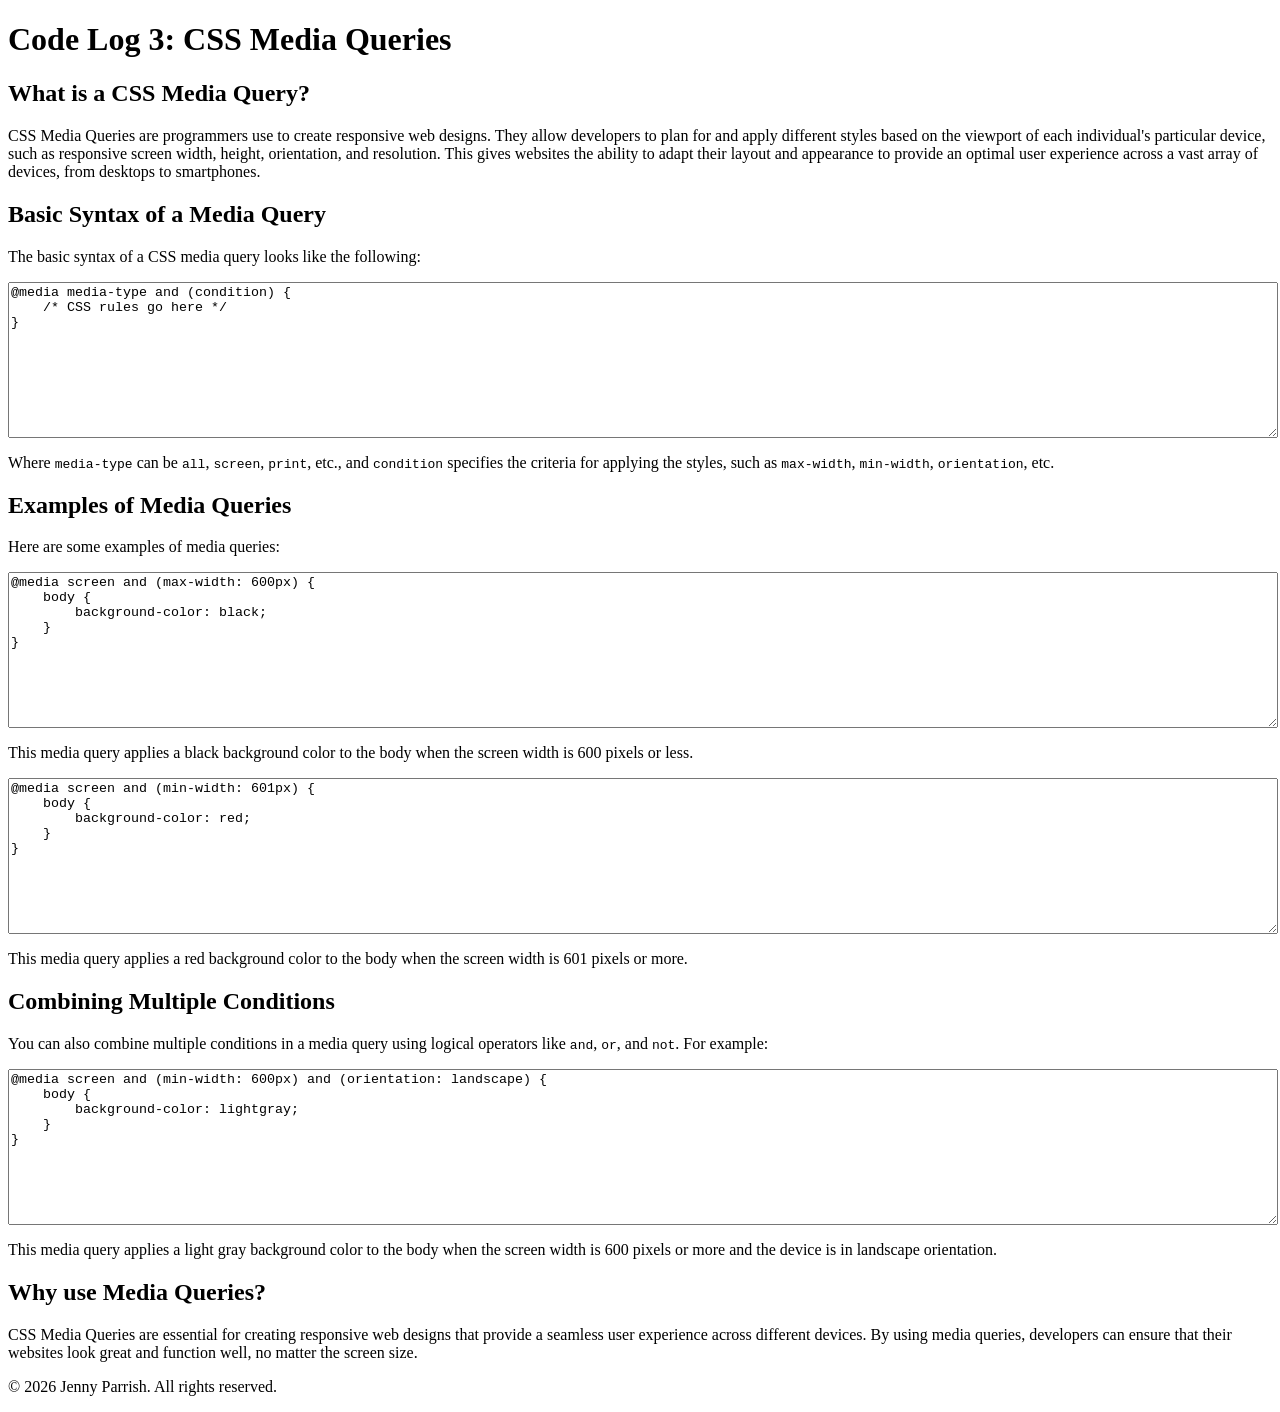
<file: codelogs/log3.html>
<!DOCTYPE html>
<html lang="en">
<head>
    <meta charset="UTF-8">
    <meta name="viewport" content="width=device-width, initial-scale=1.0">
    <title>Code Log 3: CSS Media Queries</title>
    
    <style>
        textarea {
            display: block;
            width: 100%;
            height: 150px;
            margin: 10px 0;
        }
    </style>
</head>

<body>
<header>
    <h1>Code Log 3: CSS Media Queries</h1>
</header>
<main>
    <section>
        <h2>What is a CSS Media Query?</h2>
        <p>CSS Media Queries are programmers use to create responsive web designs. They allow developers to plan for and apply different styles based on the viewport of each individual's particular device, such as responsive screen width, height, orientation, and resolution. This gives websites the ability to adapt their layout and appearance to provide an optimal user experience across a vast array of devices, from desktops to smartphones.</p>
    </section>
    <section>
        <h2>Basic Syntax of a Media Query</h2>
        <p>The basic syntax of a CSS media query looks like the following:</p>
        <textarea>@media media-type and (condition) {
    /* CSS rules go here */
}</textarea>
        <p>Where <code>media-type</code> can be <code>all</code>, <code>screen</code>, <code>print</code>, etc., and <code>condition</code> specifies the criteria for applying the styles, such as <code>max-width</code>, <code>min-width</code>, <code>orientation</code>, etc.</p>
    </section>
    <section>
        <h2>Examples of Media Queries</h2>
        <p>Here are some examples of media queries:</p>
        <textarea>@media screen and (max-width: 600px) {
    body {
        background-color: black;
    }
}</textarea>
        <p>This media query applies a black background color to the body when the screen width is 600 pixels or less.</p>
        <textarea>@media screen and (min-width: 601px) {
    body {
        background-color: red;
    }
}</textarea>
        <p>This media query applies a red background color to the body when the screen width is 601 pixels or more.</p>
    </section>
    <section>
        <h2>Combining Multiple Conditions</h2>
        <p>You can also combine multiple conditions in a media query using logical operators like <code>and</code>, <code>or</code>, and <code>not</code>. For example:</p>
        <textarea>@media screen and (min-width: 600px) and (orientation: landscape) {
    body {
        background-color: lightgray;
    }
}</textarea>
        <p>This media query applies a light gray background color to the body when the screen width is 600 pixels or more and the device is in landscape orientation.</p>
    </section>
    <section>
        <h2>Why use Media Queries?</h2>
        <p>CSS Media Queries are essential for creating responsive web designs that provide a seamless user experience across different devices. By using media queries, developers can ensure that their websites look great and function well, no matter the screen size.</p>
    </section>
</main>
<footer>
    <p>&copy; 2026 Jenny Parrish. All rights reserved.</p>
</footer>
</body>
        

</html>
</file>
<file: anni-albers/styles.css>
* {
	box-sizing: border-box;
	margin: 0;
	padding: 0;
}

body {
	display: grid;
	grid-template-rows: auto 1fr auto;
	grid-template-columns: 1fr minmax(600px, 800px) 1fr;
	min-height: 100vh;
	font-family: 'Times New Roman', serif;
	font-size: 1.2em;
	line-height: 1.4em;
}
 header {
	grid-column: 1 / -1;
	grid-row: 1;
	text-align: center;
	padding: 2rem 1rem;
 }

h1 {
	font-size: 2.5em;
	line-height: 1.2em;
	font-family: 'Times New Roman', serif;
	font-weight: normal;
	margin-bottom: 0.5em;
}

h3 {
	font-size: 1.5em;
	line-height: 1.3em;
	font-weight: normal;
}

main {
	grid-column: 2;
	grid-row: 2;
	padding: 0 2rem 2rem 2rem;
}

p {
	font-size: 1.0em;
	line-height: 1.4em;
	margin-bottom: 1.5em;
	text-align: justify;
}

blockquote {
	font-size: 1.0em;
	line-height: 1.3em;
	margin: 3em auto;
	text-align: center;
	padding: 2rem 3rem;
	font-style: italic;
}

h4 {
	font-size: 1.2em;
	margin: 3rem 0 1.5rem 0;
	font-weight: bold;
	text-align: center;
}

#works-cited {
	font-size: 1em;
	margin-top: 4em;
	padding-top: 2rem;
}

.bibliography li {
	/* width: 100%; */
	font-size: 0.9em;
	list-style: none;
	line-height: 1.5em;
	padding: 0.5em 0;
	text-indent: -1.5em;
}

footer {
	grid-column: 1 / -1;
	grid-row: 3;
	padding: 2rem 1rem;
	/* text-align: center; */
}

footer p {
	text-align: center;
	font-size: 0.8em;
	margin-top: 2em;
	margin-bottom: 1em;
}

/* Second Layout (index2.html) */
body#secondLayout {
	line-height: 1.5em;
	display: flex;
	flex-direction: column;
	min-height: 100vh;
	padding: 40px;
	background: linear-gradient(to bottom, #fff, #f0f8ff)
}

body#secondLayout header {
	text-align: center;
	margin-bottom: 40px;
}

body#secondLayout h1 {
	font-size: 3em;
	font-weight: 700;
	margin-top: 0;
	margin-bottom: 0.5em;
}

body#secondLayout h3 {
	font-size: 1.5em;
	margin-top: 0;
	margin-bottom: 0.5em;
	font-weight: 400;
}

body#secondLayout main {
	flex: 1;
	display: flex;
	flex-direction: column;
	max-width: 1100px;
	margin: 0 auto;
	gap: 20px;
	padding: 0 2rem 3rem;
}

body#secondLayout p {
	font-size: 1.2em;
	margin-bottom: 1.5em;
	text-align: justify;
	width: 80%;
	margin-left: auto;
	margin-right: auto;
	hyphens: auto;
}

body#secondLayout blockquote {
	position: relative;
	padding: 2rem 3rem;
	font-size: 1.2em;
	margin: 2em auto;
	text-align: center;
	width: 70%;
	font-style: italic;
}

body#secondLayout h4 {
	font-size: 1.2em;
	margin-top: 2em;
	margin-bottom: 1em;
	display: inline-block;
}

body#secondLayout .bibliography {
	width: 100%;
	margin-bottom: 1.5rem;
	list-style: none;
	padding: 2rem;
	text-indent: hang(1.5em);
}

body#secondLayout #works-cited .bibliography {
	padding: 0;
	list-style: none;
	display: flex;
	flex-direction: column;
	gap: 0.5rem;
	margin-top: 1.5rem;
}

body#secondLayout footer p {
	text-align: center;
	font-size: 0.8em;
	margin-top: 2em;
	margin-bottom: 1em;
	font-family: 'Times New Roman', serif;
}
</file>
<file: rhododendron/styles.css>
* {
    box-sizing: border-box;
    margin: 0;
    padding: 0;
}

body {
    font-size: 16px;
    font-family: "Arial", sans-serif;
    background-color: #003703;
    padding: 0 .5em .5em .5em;
}

#flowerbkgd {
    background-image: url("/rhododendron/rhodo1.jpg");
    background-size: cover;
    background-position: center center;
    background-attachment: fixed;

    /* background-color: #ffcaf1; */
}

header {
    background: rgba(255, 86, 238, 0.50);
    padding: 10px;
    margin: 0 0 6rem 0;
}

h1#banner {
    font-family: "Playfair Display", "Didot", "Bodoni MT", "Times New Roman", serif;
    font-size: 5rem;
    color: #180012;
    padding: .5em;
    text-align: center;
    background-color: rgba(245, 245, 245, 0.7);
    margin: 20px;
    border-radius: 5px;
}

header h2 {
    padding: .5em;
    text-align: center;
    font-size: 1.8em;
    color: #2d0021;
    background: rgb(245, 245, 245, 0.7);
    /* semi-transparent background for better readability */
    border-radius: 5px;
    margin: 20px;
}

main {
    display: flex;
    flex-wrap: wrap;
    justify-content: space-between;
    gap: 10px;
    padding: 20px;
}

main>* {
    flex: 1 1 100%;
}

section {
    font-size: 1.2em;
    color: #180012;
    background: rgba(255, 86, 238, 0.30);
    /* semi-transparent background for better readability */
    border-radius: 5px;
    padding: 10px;
    margin: 10px;
}

/* section.sec-right {
    margin-left: auto;
    margin-right: 0;
} */

p {
    background: rgba(245, 245, 245, 0.7);
    border-radius: 5px;
    margin: 10px 0;
    line-height: 1.4;
    text-justify: left;
    padding: 10px;
}

#last-img {
    width: 50vw;
    max-width: fit-content;
    margin: 10px;
    border: 2px solid #180012;
    border-radius: 5px;
}

figcaption {
    text-justify: auto;
    font-size: 0.9em;
    color: #180012;
    background-color: rgba(245, 245, 245, 0.7);
    border-radius: 5px;
    padding: 5px;
    margin-top: 5px;
}

footer { 
    /* height: 30px;*/
    text-align: center;
}


@media (min-width: 300px) {
    main>* {
        flex: 1 1 (100vw - 3px);
    }

    h1#banner {
        font-size: 3em;
        margin: 15px;
    }

    header h2 {
        font-size: 1.2em;
    }

    section {
        width: 100vw;
        margin: 5px 0;
    }

    #last-img {
        max-width: 330px;
    }
}

@media (min-width: 1025px) {
    main {
        display: flex;
        flex-wrap: wrap;
        justify-content: flex-start;
        gap: 10px;
        padding: 20px;
    }

    h1#banner {
        font-size: 4em;
        margin: 10px;
    }

    header h2 {
        font-size: 1.8em;
    }

    section {
        max-width: 50vw;
        margin: 0 auto;
    }

    #last-img {
        max-width: 75vw;
    }
}
</file>
